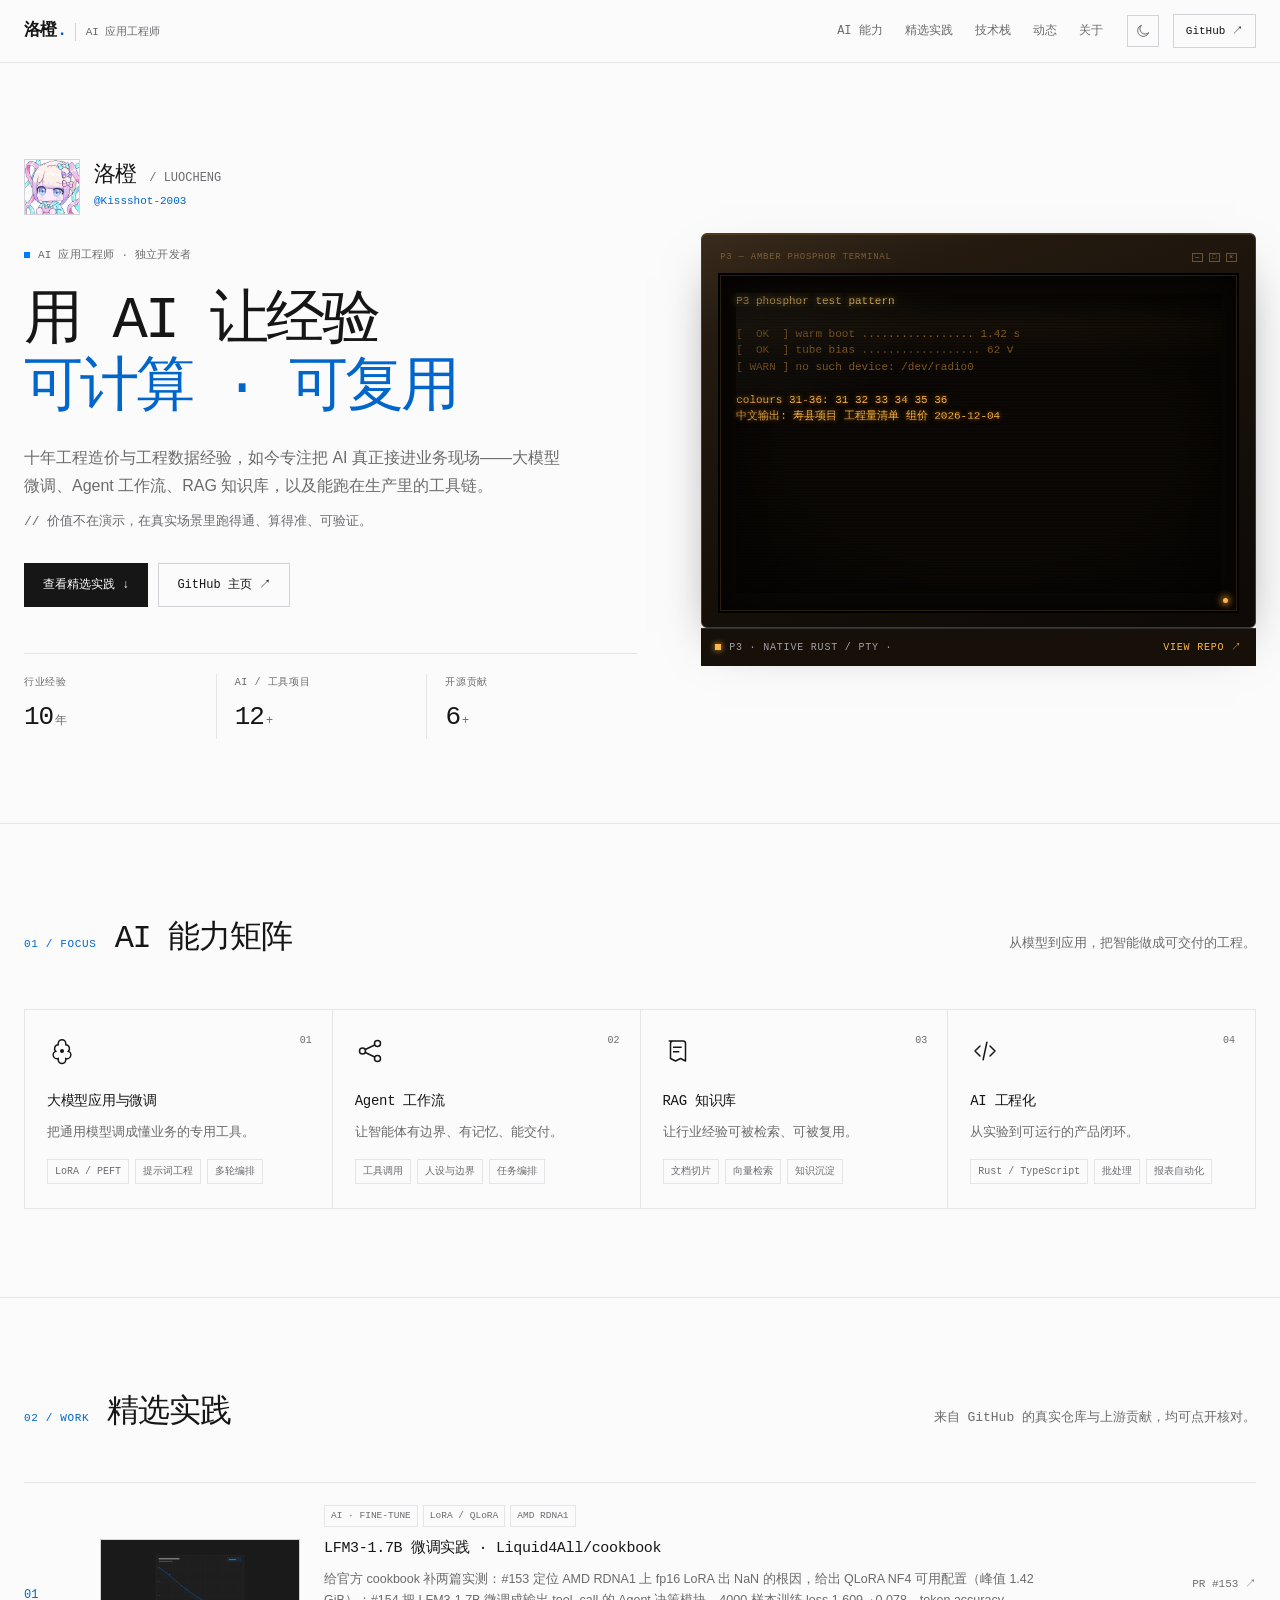
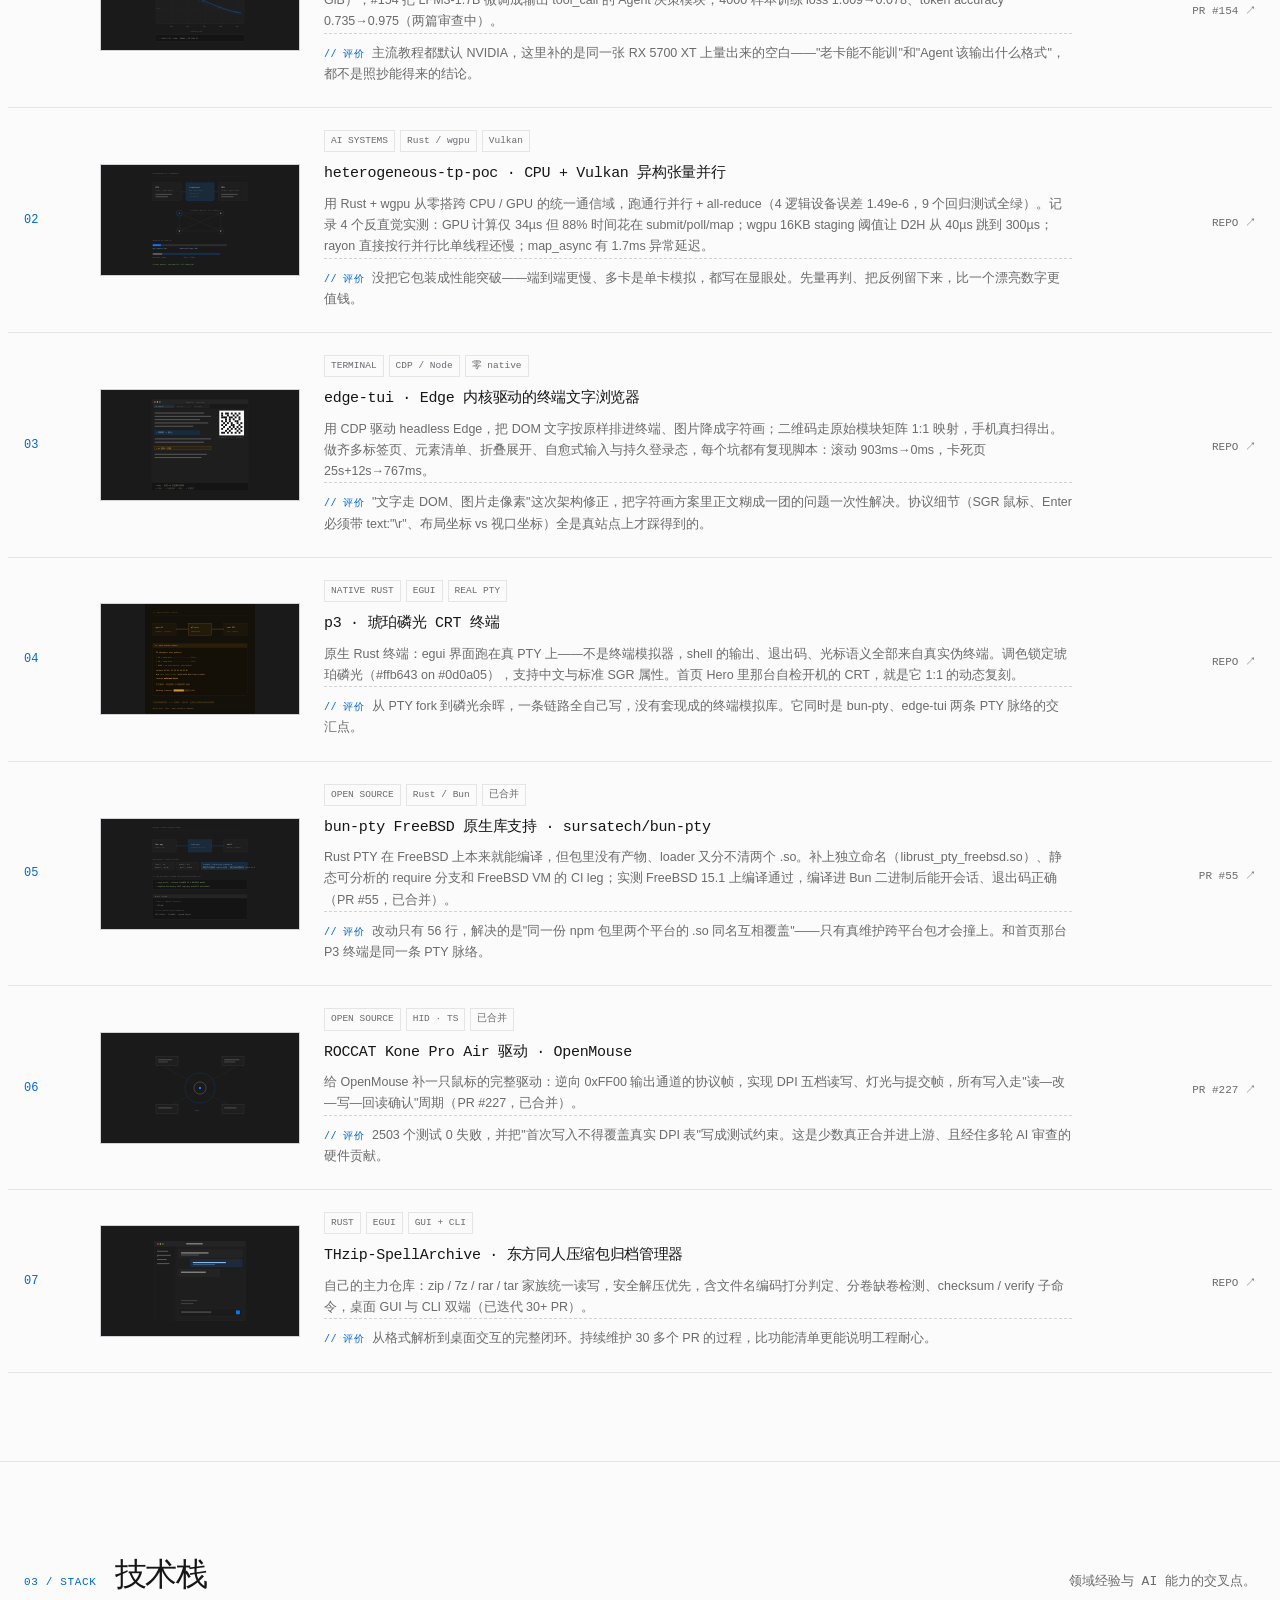
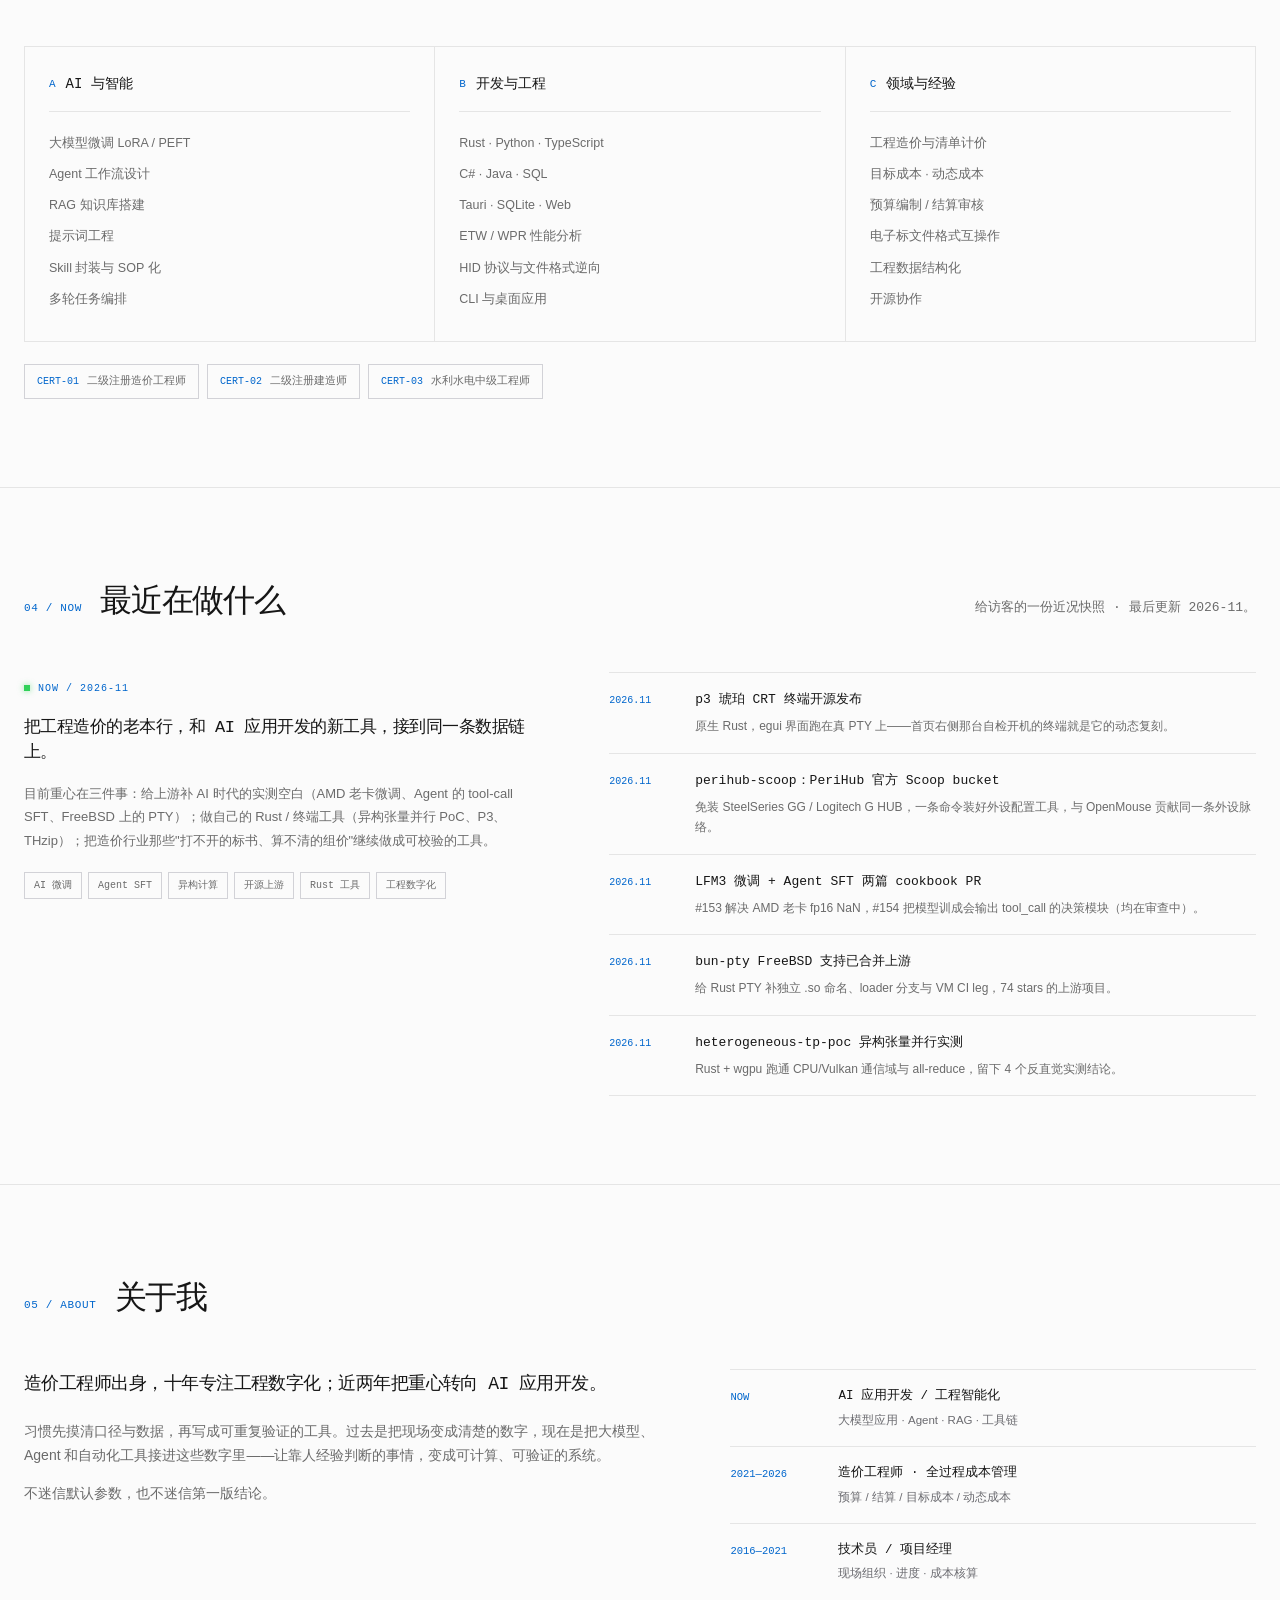
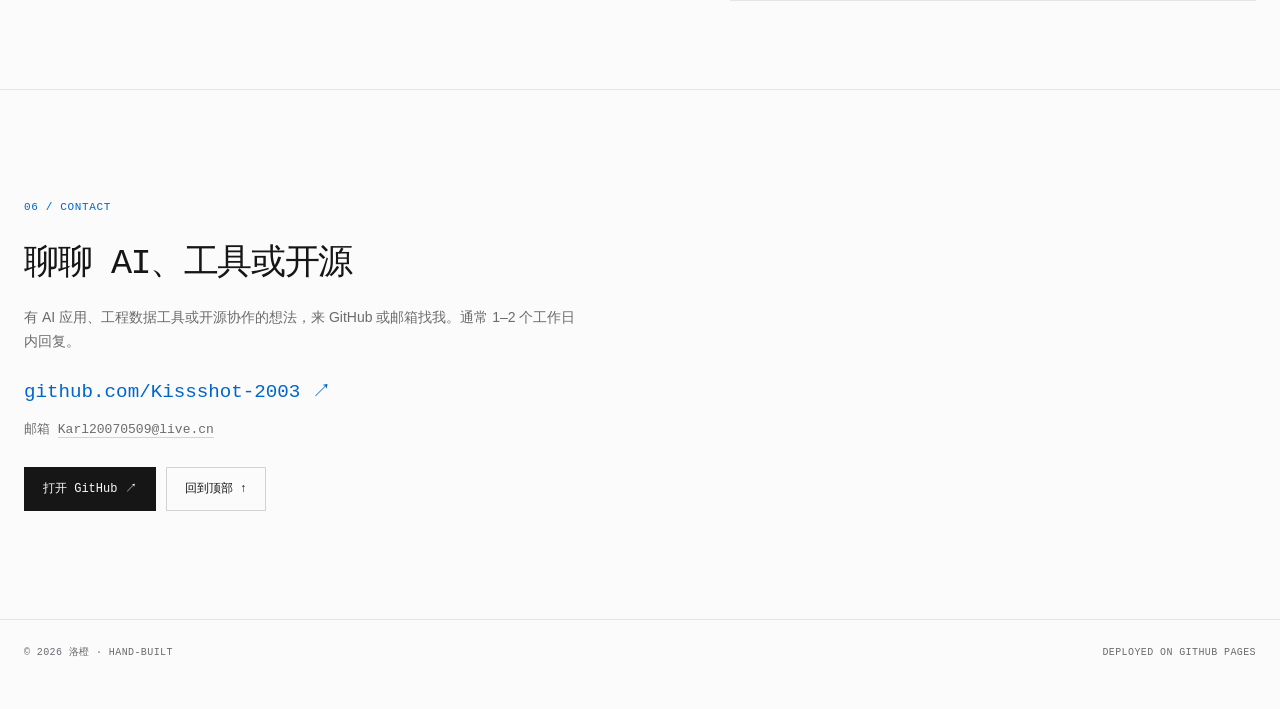
<file: index.html>
<!DOCTYPE html>
<html lang="zh-CN">
<head>
<meta charset="utf-8">
<meta name="viewport" content="width=device-width, initial-scale=1">
<title>洛橙 — AI 应用工程师 / 技术实践者</title>
<meta name="description" content="洛橙，工程造价领域出身的 AI 应用工程师。专注大模型应用、Agent 工作流、RAG 知识库与 AI 工程化，把智能真正接进业务现场。">
<meta name="author" content="洛橙">
<meta name="theme-color" content="#fbfbfb">
<meta name="color-scheme" content="light dark">
<link rel="canonical" href="https://kissshot-2003.github.io/">
<link rel="icon" href="assets/favicon.svg" type="image/svg+xml">
<link rel="stylesheet" href="assets/style.css">
<meta property="og:type" content="website">
<meta property="og:site_name" content="洛橙 · Portfolio">
<meta property="og:title" content="洛橙 — AI 应用工程师 / 技术实践者">
<meta property="og:description" content="十年工程数据经验，专注大模型微调、Agent 工作流、RAG 知识库与能跑在生产里的工具链。">
<meta property="og:url" content="https://kissshot-2003.github.io/">
<meta property="og:image" content="https://kissshot-2003.github.io/assets/og-cover.png">
<meta property="og:image:width" content="1200">
<meta property="og:image:height" content="630">
<meta property="og:image:alt" content="洛橙 · AI 应用工程师 — 用 AI 让经验可计算、可复用">
<meta property="og:locale" content="zh_CN">
<meta name="twitter:card" content="summary_large_image">
<meta name="twitter:title" content="洛橙 — AI 应用工程师 / 技术实践者">
<meta name="twitter:description" content="十年工程数据经验，专注大模型微调、Agent 工作流、RAG 知识库与能跑在生产里的工具链。">
<meta name="twitter:image" content="https://kissshot-2003.github.io/assets/og-cover.png">
<script>
  (function () {
    try { if (localStorage.getItem('lc-theme') === 'dark') document.documentElement.setAttribute('data-theme', 'dark'); } catch (e) {}
    document.documentElement.classList.add('js');
  })();
</script>
<noscript><style>.reveal{opacity:1!important;transform:none!important}</style></noscript>
<script type="application/ld+json">
{
  "@context": "https://schema.org",
  "@type": "Person",
  "name": "洛橙",
  "alternateName": "Kissshot-2003",
  "url": "https://kissshot-2003.github.io/",
  "email": "Karl20070509@live.cn",
  "jobTitle": "AI 应用工程师",
  "sameAs": ["https://github.com/Kissshot-2003"],
  "knowsAbout": ["大模型应用", "Agent 工作流", "RAG 知识库", "Rust", "工程造价数字化"]
}
</script>
</head>
<body>

<a class="skip-link" href="#main">跳到正文</a>

<header class="site-header" id="siteHeader">
  <div class="header-inner">
    <a class="logo" href="#top" aria-label="洛橙. AI 应用工程师 — 回到顶部">
      <span class="logo-mark">洛橙<span class="logo-dot">.</span></span>
      <span class="logo-role">AI 应用工程师</span>
    </a>
    <nav class="nav" aria-label="主导航">
      <a href="#focus">AI 能力</a>
      <a href="#projects">精选实践</a>
      <a href="#stack">技术栈</a>
      <a href="#now">动态</a>
      <a href="#about">关于</a>
    </nav>
    <div class="header-actions">
      <button class="icon-btn nav-toggle" id="navToggle" type="button" aria-label="打开目录" aria-expanded="false" aria-controls="mobileNav">
        <svg viewBox="0 0 24 24" width="16" height="16" aria-hidden="true"><path d="M4 7h16M4 12h16M4 17h16" fill="none" stroke="currentColor" stroke-width="1.5" stroke-linecap="round"/></svg>
      </button>
      <button class="icon-btn" id="themeBtn" type="button" aria-label="切换深浅色">
        <svg class="icon-moon" viewBox="0 0 24 24" width="16" height="16" aria-hidden="true"><path d="M20.5 14.3A8.5 8.5 0 1 1 9.7 3.5a6.6 6.6 0 0 0 10.8 10.8Z" fill="none" stroke="currentColor" stroke-width="1.5" stroke-linejoin="round"/></svg>
        <svg class="icon-sun" viewBox="0 0 24 24" width="16" height="16" aria-hidden="true"><circle cx="12" cy="12" r="4" fill="none" stroke="currentColor" stroke-width="1.5"/><path d="M12 2v2M12 20v2M4.9 4.9l1.4 1.4M17.7 17.7l1.4 1.4M2 12h2M20 12h2M4.9 19.1l1.4-1.4M17.7 6.3l1.4-1.4" stroke="currentColor" stroke-width="1.5" stroke-linecap="round"/></svg>
      </button>
      <a class="btn-sm" href="https://github.com/Kissshot-2003" target="_blank" rel="noopener">GitHub ↗</a>
    </div>
  </div>
  <nav class="mobile-nav" id="mobileNav" aria-label="移动端导航">
    <a href="#focus">01 / AI 能力</a>
    <a href="#projects">02 / 精选实践</a>
    <a href="#stack">03 / 技术栈</a>
    <a href="#now">04 / 最近动态</a>
    <a href="#about">05 / 关于我</a>
    <a href="#contact">06 / 联系</a>
  </nav>
  <div class="scroll-progress" id="scrollProgress" aria-hidden="true"></div>
</header>

<!-- ── 左侧固定名片（宽屏） ────────────────────── -->
<aside class="rail rail-left" aria-label="个人名片">
  <div class="rail-edge mono" aria-hidden="true">KISSSHOT-2003 · PORTFOLIO · 2026</div>
  <div class="rail-card">
    <div class="rail-card-head">
      <img class="rail-avatar" src="assets/avatar.png" alt="洛橙头像" width="48" height="48">
      <div>
        <div class="rail-name">洛橙</div>
        <div class="rail-role mono">AI 应用工程师</div>
      </div>
    </div>
    <div class="rail-divider"></div>
    <div class="rail-block">
      <div class="rail-label mono">CONTACT</div>
      <a class="rail-mail mono" href="mailto:Karl20070509@live.cn">Karl20070509@live.cn</a>
      <a class="rail-link mono" href="https://github.com/Kissshot-2003" target="_blank" rel="noopener">GitHub ↗</a>
    </div>
    <div class="rail-divider"></div>
    <div class="rail-block">
      <div class="rail-label mono">STATUS</div>
      <div class="rail-status"><span class="dot"></span>开放协作 · 接受联系</div>
      <div class="rail-meta mono">中国 · UTC+8</div>
    </div>
    <div class="rail-divider"></div>
    <div class="rail-block">
      <div class="rail-label mono">NOW</div>
      <div class="rail-now">AI 应用开发 / 工程智能化<br>大模型 · Agent · RAG · 工具链</div>
    </div>
  </div>
</aside>

<!-- ── 右侧固定目录（宽屏） ────────────────────── -->
<aside class="rail rail-right" aria-label="章节目录">
  <div class="rail-card toc-card">
    <div class="rail-label mono">INDEX / 06</div>
    <nav class="toc" id="toc" aria-label="页面章节">
      <a href="#focus"><span>01</span> AI 能力</a>
      <a href="#projects"><span>02</span> 精选实践</a>
      <a href="#stack"><span>03</span> 技术栈</a>
      <a href="#now"><span>04</span> 最近动态</a>
      <a href="#about"><span>05</span> 关于我</a>
      <a href="#contact"><span>06</span> 联系</a>
    </nav>
    <div class="rail-divider"></div>
    <div class="rail-meta mono">SCROLL TO EXPLORE ↓</div>
  </div>
  <div class="rail-edge mono" aria-hidden="true">EST. 2016 · HAND-BUILT</div>
</aside>

<main id="main">

  <!-- ── HERO ───────────────────────────────────────── -->
  <section class="hero" id="top">
    <div class="hero-inner">
      <div class="hero-copy">
        <div class="identity reveal">
          <img class="avatar" src="assets/avatar.png" alt="洛橙的 GitHub 头像" width="56" height="56">
          <div>
            <div class="identity-name">洛橙 <span class="en">/ LUOCHENG</span></div>
            <div class="identity-handle"><a href="https://github.com/Kissshot-2003" target="_blank" rel="noopener">@Kissshot-2003</a></div>
          </div>
        </div>
        <div class="badge mono reveal"><span class="badge-pulse"></span>AI 应用工程师 · 独立开发者</div>
        <h1 class="hero-title reveal">用 AI 让经验<br><span class="accent">可计算 · 可复用</span></h1>
        <p class="hero-lede reveal">十年工程造价与工程数据经验，如今专注把 AI 真正接进业务现场——大模型微调、Agent 工作流、RAG 知识库，以及能跑在生产里的工具链。</p>
        <p class="hero-sub reveal">// 价值不在演示，在真实场景里跑得通、算得准、可验证。</p>
        <div class="hero-actions reveal">
          <a class="btn btn-primary" href="#projects">查看精选实践 ↓</a>
          <a class="btn btn-ghost" href="https://github.com/Kissshot-2003" target="_blank" rel="noopener">GitHub 主页 ↗</a>
        </div>
        <dl class="hero-stats reveal">
          <div><dt>行业经验</dt><dd><span class="mono" data-count="10" data-since="2016">10</span><span class="unit">年</span></dd></div>
          <div><dt>AI / 工具项目</dt><dd><span class="mono" data-count="12">12</span><span class="unit">+</span></dd></div>
          <div><dt>开源贡献</dt><dd><span class="mono" data-count="6">6</span><span class="unit">+</span></dd></div>
        </dl>
      </div>
      <a class="hero-visual reveal" href="https://github.com/Kissshot-2003/p3" target="_blank" rel="noopener">
        <!-- P3 琥珀磷光 CRT 终端 · 动态复刻 -->
        <div class="p3-cabinet">
          <div class="p3-titlebar mono">
            <span class="p3-title">P3 — AMBER PHOSPHOR TERMINAL</span>
            <span class="p3-winbtns"><i>—</i><i>□</i><i>×</i></span>
          </div>
          <div class="p3-screen" id="p3Screen">
            <div class="p3-glass">
              <div class="p3-scanlines"></div>
              <div class="p3-drift"></div>
              <pre class="p3-text mono" id="p3Text" aria-hidden="true"></pre>
              <div class="p3-vignette"></div>
              <div class="p3-reflection"></div>
            </div>
            <div class="p3-lamp" aria-hidden="true"></div>
          </div>
        </div>
        <div class="visual-tag mono"><span class="tag-dot"></span>P3 · NATIVE RUST / PTY · <span class="p3-open">VIEW REPO ↗</span></div>
      </a>
    </div>
  </section>

  <!-- ── AI 能力 ───────────────────────────────────── -->
  <section class="section" id="focus">
    <div class="section-head reveal">
      <div class="section-kicker mono">01 / FOCUS</div>
      <h2 class="section-title">AI 能力矩阵</h2>
      <p class="section-desc">从模型到应用，把智能做成可交付的工程。</p>
    </div>
    <div class="cap-grid">
      <article class="cap-card reveal">
        <span class="cap-num mono">01</span>
        <div class="cap-icon"><svg viewBox="0 0 24 24" width="30" height="30" aria-hidden="true"><path d="M12 3a3 3 0 0 0-3 3v1a3 3 0 0 0-2 5.2A3 3 0 0 0 9 18v1a3 3 0 0 0 6 0v-1a3 3 0 0 0 2-5.8A3 3 0 0 0 15 7V6a3 3 0 0 0-3-3Z" fill="none" stroke="currentColor" stroke-width="1.2"/><circle cx="12" cy="12" r="1.6" fill="currentColor"/></svg></div>
        <h3>大模型应用与微调</h3>
        <p>把通用模型调成懂业务的专用工具。</p>
        <ul class="cap-tags"><li>LoRA / PEFT</li><li>提示词工程</li><li>多轮编排</li></ul>
      </article>
      <article class="cap-card reveal">
        <span class="cap-num mono">02</span>
        <div class="cap-icon"><svg viewBox="0 0 24 24" width="30" height="30" aria-hidden="true"><circle cx="6" cy="12" r="2.4" fill="none" stroke="currentColor" stroke-width="1.2"/><circle cx="18" cy="6" r="2.4" fill="none" stroke="currentColor" stroke-width="1.2"/><circle cx="18" cy="18" r="2.4" fill="none" stroke="currentColor" stroke-width="1.2"/><path d="M8.2 10.8 15.8 7.2M8.2 13.2l7.6 3.6" stroke="currentColor" stroke-width="1.2"/></svg></div>
        <h3>Agent 工作流</h3>
        <p>让智能体有边界、有记忆、能交付。</p>
        <ul class="cap-tags"><li>工具调用</li><li>人设与边界</li><li>任务编排</li></ul>
      </article>
      <article class="cap-card reveal">
        <span class="cap-num mono">03</span>
        <div class="cap-icon"><svg viewBox="0 0 24 24" width="30" height="30" aria-hidden="true"><path d="M5 4h11a2 2 0 0 1 2 2v14l-4-2-4 2-4-2V6a2 2 0 0 1 2-2Z" fill="none" stroke="currentColor" stroke-width="1.2" stroke-linejoin="round"/><path d="M8 9h7M8 12.5h5" stroke="currentColor" stroke-width="1.2"/></svg></div>
        <h3>RAG 知识库</h3>
        <p>让行业经验可被检索、可被复用。</p>
        <ul class="cap-tags"><li>文档切片</li><li>向量检索</li><li>知识沉淀</li></ul>
      </article>
      <article class="cap-card reveal">
        <span class="cap-num mono">04</span>
        <div class="cap-icon"><svg viewBox="0 0 24 24" width="30" height="30" aria-hidden="true"><path d="m8 8-4 4 4 4M16 8l4 4-4 4M13.5 5l-3 14" fill="none" stroke="currentColor" stroke-width="1.2" stroke-linecap="round" stroke-linejoin="round"/></svg></div>
        <h3>AI 工程化</h3>
        <p>从实验到可运行的产品闭环。</p>
        <ul class="cap-tags"><li>Rust / TypeScript</li><li>批处理</li><li>报表自动化</li></ul>
      </article>
    </div>
  </section>

  <!-- ── 精选实践 ─────────────────────────────────── -->
  <section class="section" id="projects">
    <div class="section-head reveal">
      <div class="section-kicker mono">02 / WORK</div>
      <h2 class="section-title">精选实践</h2>
      <p class="section-desc">来自 GitHub 的真实仓库与上游贡献，均可点开核对。</p>
    </div>
    <div class="project-list">
      <article class="project-card reveal">
        <span class="project-index mono">01</span>
        <div class="project-media"><img src="assets/project-finetune.svg" alt="LFM3 LoRA 微调训练曲线示意" loading="lazy" decoding="async" width="800" height="800"></div>
        <div class="project-content">
          <div class="project-tags mono"><span>AI · FINE-TUNE</span><span>LoRA / QLoRA</span><span>AMD RDNA1</span></div>
          <h3>LFM3-1.7B 微调实践 · Liquid4All/cookbook</h3>
          <p>给官方 cookbook 补两篇实测：#153 定位 AMD RDNA1 上 fp16 LoRA 出 NaN 的根因，给出 QLoRA NF4 可用配置（峰值 1.42 GiB）；#154 把 LFM3-1.7B 微调成输出 tool_call 的 Agent 决策模块，4000 样本训练 loss 1.609→0.078、token accuracy 0.735→0.975（两篇审查中）。</p>
          <p class="project-note"><b>// 评价</b>主流教程都默认 NVIDIA，这里补的是同一张 RX 5700 XT 上量出来的空白——"老卡能不能训"和"Agent 该输出什么格式"，都不是照抄能得来的结论。</p>
        </div>
        <div class="project-meta"><a class="project-link mono" href="https://github.com/Liquid4All/cookbook/pull/153" target="_blank" rel="noopener">PR #153 ↗</a><br><a class="project-link mono" href="https://github.com/Liquid4All/cookbook/pull/154" target="_blank" rel="noopener">PR #154 ↗</a></div>
      </article>
      <article class="project-card reveal">
        <span class="project-index mono">02</span>
        <div class="project-media"><img src="assets/project-heterogeneous.svg" alt="CPU 与 Vulkan GPU 异构张量并行示意" loading="lazy" decoding="async" width="800" height="800"></div>
        <div class="project-content">
          <div class="project-tags mono"><span>AI SYSTEMS</span><span>Rust / wgpu</span><span>Vulkan</span></div>
          <h3>heterogeneous-tp-poc · CPU + Vulkan 异构张量并行</h3>
          <p>用 Rust + wgpu 从零搭跨 CPU / GPU 的统一通信域，跑通行并行 + all-reduce（4 逻辑设备误差 1.49e-6，9 个回归测试全绿）。记录 4 个反直觉实测：GPU 计算仅 34µs 但 88% 时间花在 submit/poll/map；wgpu 16KB staging 阈值让 D2H 从 40µs 跳到 300µs；rayon 直接按行并行比单线程还慢；map_async 有 1.7ms 异常延迟。</p>
          <p class="project-note"><b>// 评价</b>没把它包装成性能突破——端到端更慢、多卡是单卡模拟，都写在显眼处。先量再判、把反例留下来，比一个漂亮数字更值钱。</p>
        </div>
        <div class="project-meta"><a class="project-link mono" href="https://github.com/Kissshot-2003/heterogeneous-tp-poc" target="_blank" rel="noopener">REPO ↗</a></div>
      </article>
      <article class="project-card reveal">
        <span class="project-index mono">03</span>
        <div class="project-media"><img src="assets/project-edge-tui.svg" alt="终端文字浏览器与二维码示意" loading="lazy" decoding="async" width="800" height="800"></div>
        <div class="project-content">
          <div class="project-tags mono"><span>TERMINAL</span><span>CDP / Node</span><span>零 native</span></div>
          <h3>edge-tui · Edge 内核驱动的终端文字浏览器</h3>
          <p>用 CDP 驱动 headless Edge，把 DOM 文字按原样排进终端、图片降成字符画；二维码走原始模块矩阵 1:1 映射，手机真扫得出。做齐多标签页、元素清单、折叠展开、自愈式输入与持久登录态，每个坑都有复现脚本：滚动 903ms→0ms，卡死页 25s+12s→767ms。</p>
          <p class="project-note"><b>// 评价</b>"文字走 DOM、图片走像素"这次架构修正，把字符画方案里正文糊成一团的问题一次性解决。协议细节（SGR 鼠标、Enter 必须带 text:"\r"、布局坐标 vs 视口坐标）全是真站点上才踩得到的。</p>
        </div>
        <div class="project-meta"><a class="project-link mono" href="https://github.com/Kissshot-2003/edge-tui" target="_blank" rel="noopener">REPO ↗</a></div>
      </article>
      <article class="project-card reveal">
        <span class="project-index mono">04</span>
        <div class="project-media"><img src="assets/project-p3.svg" alt="P3 琥珀磷光 CRT 终端示意" loading="lazy" decoding="async" width="800" height="800"></div>
        <div class="project-content">
          <div class="project-tags mono"><span>NATIVE RUST</span><span>EGUI</span><span>REAL PTY</span></div>
          <h3>p3 · 琥珀磷光 CRT 终端</h3>
          <p>原生 Rust 终端：egui 界面跑在真 PTY 上——不是终端模拟器，shell 的输出、退出码、光标语义全部来自真实伪终端。调色锁定琥珀磷光（#ffb643 on #0d0a05），支持中文与标准 SGR 属性。首页 Hero 里那台自检开机的 CRT，就是它 1:1 的动态复刻。</p>
          <p class="project-note"><b>// 评价</b>从 PTY fork 到磷光余晖，一条链路全自己写，没有套现成的终端模拟库。它同时是 bun-pty、edge-tui 两条 PTY 脉络的交汇点。</p>
        </div>
        <div class="project-meta"><a class="project-link mono" href="https://github.com/Kissshot-2003/p3" target="_blank" rel="noopener">REPO ↗</a></div>
      </article>
      <article class="project-card reveal">
        <span class="project-index mono">05</span>
        <div class="project-media"><img src="assets/project-pty.svg" alt="PTY 与 FreeBSD 构建分支示意" loading="lazy" decoding="async" width="800" height="800"></div>
        <div class="project-content">
          <div class="project-tags mono"><span>OPEN SOURCE</span><span>Rust / Bun</span><span>已合并</span></div>
          <h3>bun-pty FreeBSD 原生库支持 · sursatech/bun-pty</h3>
          <p>Rust PTY 在 FreeBSD 上本来就能编译，但包里没有产物、loader 又分不清两个 .so。补上独立命名（librust_pty_freebsd.so）、静态可分析的 require 分支和 FreeBSD VM 的 CI leg；实测 FreeBSD 15.1 上编译通过，编译进 Bun 二进制后能开会话、退出码正确（PR #55，已合并）。</p>
          <p class="project-note"><b>// 评价</b>改动只有 56 行，解决的是"同一份 npm 包里两个平台的 .so 同名互相覆盖"——只有真维护跨平台包才会撞上。和首页那台 P3 终端是同一条 PTY 脉络。</p>
        </div>
        <div class="project-meta"><a class="project-link mono" href="https://github.com/sursatech/bun-pty/pull/55" target="_blank" rel="noopener">PR #55 ↗</a></div>
      </article>
      <article class="project-card reveal">
        <span class="project-index mono">06</span>
        <div class="project-media"><img src="assets/project-agent.svg" alt="设备驱动与协议帧示意" loading="lazy" decoding="async" width="800" height="800"></div>
        <div class="project-content">
          <div class="project-tags mono"><span>OPEN SOURCE</span><span>HID · TS</span><span>已合并</span></div>
          <h3>ROCCAT Kone Pro Air 驱动 · OpenMouse</h3>
          <p>给 OpenMouse 补一只鼠标的完整驱动：逆向 0xFF00 输出通道的协议帧，实现 DPI 五档读写、灯光与提交帧，所有写入走"读—改—写—回读确认"周期（PR #227，已合并）。</p>
          <p class="project-note"><b>// 评价</b>2503 个测试 0 失败，并把"首次写入不得覆盖真实 DPI 表"写成测试约束。这是少数真正合并进上游、且经住多轮 AI 审查的硬件贡献。</p>
        </div>
        <div class="project-meta"><a class="project-link mono" href="https://github.com/OpenMouse-Project/mouse-protocol/pull/227" target="_blank" rel="noopener">PR #227 ↗</a></div>
      </article>
      <article class="project-card reveal">
        <span class="project-index mono">07</span>
        <div class="project-media"><img src="assets/project-ai-workspace.svg" alt="桌面应用界面示意" loading="lazy" decoding="async" width="800" height="800"></div>
        <div class="project-content">
          <div class="project-tags mono"><span>RUST</span><span>EGUI</span><span>GUI + CLI</span></div>
          <h3>THzip-SpellArchive · 东方同人压缩包归档管理器</h3>
          <p>自己的主力仓库：zip / 7z / rar / tar 家族统一读写，安全解压优先，含文件名编码打分判定、分卷缺卷检测、checksum / verify 子命令，桌面 GUI 与 CLI 双端（已迭代 30+ PR）。</p>
          <p class="project-note"><b>// 评价</b>从格式解析到桌面交互的完整闭环。持续维护 30 多个 PR 的过程，比功能清单更能说明工程耐心。</p>
        </div>
        <div class="project-meta"><a class="project-link mono" href="https://github.com/Kissshot-2003/THzip-SpellArchive" target="_blank" rel="noopener">REPO ↗</a></div>
      </article>
    </div>
  </section>

  <!-- ── 技术栈 ───────────────────────────────────── -->
  <section class="section" id="stack">
    <div class="section-head reveal">
      <div class="section-kicker mono">03 / STACK</div>
      <h2 class="section-title">技术栈</h2>
      <p class="section-desc">领域经验与 AI 能力的交叉点。</p>
    </div>
    <div class="stack-grid">
      <article class="stack-col reveal">
        <div class="stack-head"><span class="stack-letter mono">A</span><h3>AI 与智能</h3></div>
        <ul><li>大模型微调 LoRA / PEFT</li><li>Agent 工作流设计</li><li>RAG 知识库搭建</li><li>提示词工程</li><li>Skill 封装与 SOP 化</li><li>多轮任务编排</li></ul>
      </article>
      <article class="stack-col reveal">
        <div class="stack-head"><span class="stack-letter mono">B</span><h3>开发与工程</h3></div>
        <ul><li>Rust · Python · TypeScript</li><li>C# · Java · SQL</li><li>Tauri · SQLite · Web</li><li>ETW / WPR 性能分析</li><li>HID 协议与文件格式逆向</li><li>CLI 与桌面应用</li></ul>
      </article>
      <article class="stack-col reveal">
        <div class="stack-head"><span class="stack-letter mono">C</span><h3>领域与经验</h3></div>
        <ul><li>工程造价与清单计价</li><li>目标成本 · 动态成本</li><li>预算编制 / 结算审核</li><li>电子标文件格式互操作</li><li>工程数据结构化</li><li>开源协作</li></ul>
      </article>
    </div>
    <ul class="cert-row reveal">
      <li><span class="mono">CERT-01</span>二级注册造价工程师</li>
      <li><span class="mono">CERT-02</span>二级注册建造师</li>
      <li><span class="mono">CERT-03</span>水利水电中级工程师</li>
    </ul>
  </section>

  <!-- ── 最近在做什么 ─────────────────────────────── -->
  <section class="section" id="now">
    <div class="section-head reveal">
      <div class="section-kicker mono">04 / NOW</div>
      <h2 class="section-title">最近在做什么</h2>
      <p class="section-desc">给访客的一份近况快照 · 最后更新 2026-11。</p>
    </div>
    <div class="now-grid">
      <div class="now-main reveal">
        <div class="now-live mono"><span class="live-dot"></span>NOW / 2026-11</div>
        <p class="now-lead">把工程造价的老本行，和 AI 应用开发的新工具，接到同一条数据链上。</p>
        <p>目前重心在三件事：给上游补 AI 时代的实测空白（AMD 老卡微调、Agent 的 tool-call SFT、FreeBSD 上的 PTY）；做自己的 Rust / 终端工具（异构张量并行 PoC、P3、THzip）；把造价行业那些"打不开的标书、算不清的组价"继续做成可校验的工具。</p>
        <div class="now-tags mono"><span>AI 微调</span><span>Agent SFT</span><span>异构计算</span><span>开源上游</span><span>Rust 工具</span><span>工程数字化</span></div>
      </div>
      <ol class="now-list">
        <li class="reveal">
          <span class="now-date mono">2026.11</span>
          <div class="now-item">
            <strong>p3 琥珀 CRT 终端开源发布</strong>
            <p>原生 Rust，egui 界面跑在真 PTY 上——首页右侧那台自检开机的终端就是它的动态复刻。</p>
          </div>
        </li>
        <li class="reveal">
          <span class="now-date mono">2026.11</span>
          <div class="now-item">
            <strong>perihub-scoop：PeriHub 官方 Scoop bucket</strong>
            <p>免装 SteelSeries GG / Logitech G HUB，一条命令装好外设配置工具，与 OpenMouse 贡献同一条外设脉络。</p>
          </div>
        </li>
        <li class="reveal">
          <span class="now-date mono">2026.11</span>
          <div class="now-item">
            <strong>LFM3 微调 + Agent SFT 两篇 cookbook PR</strong>
            <p>#153 解决 AMD 老卡 fp16 NaN，#154 把模型训成会输出 tool_call 的决策模块（均在审查中）。</p>
          </div>
        </li>
        <li class="reveal">
          <span class="now-date mono">2026.11</span>
          <div class="now-item">
            <strong>bun-pty FreeBSD 支持已合并上游</strong>
            <p>给 Rust PTY 补独立 .so 命名、loader 分支与 VM CI leg，74 stars 的上游项目。</p>
          </div>
        </li>
        <li class="reveal">
          <span class="now-date mono">2026.11</span>
          <div class="now-item">
            <strong>heterogeneous-tp-poc 异构张量并行实测</strong>
            <p>Rust + wgpu 跑通 CPU/Vulkan 通信域与 all-reduce，留下 4 个反直觉实测结论。</p>
          </div>
        </li>
      </ol>
    </div>
  </section>

  <!-- ── 关于 ─────────────────────────────────────── -->
  <section class="section" id="about">
    <div class="section-head reveal">
      <div class="section-kicker mono">05 / ABOUT</div>
      <h2 class="section-title">关于我</h2>
    </div>
    <div class="about-grid">
      <div class="about-copy reveal">
        <p class="about-lead">造价工程师出身，十年专注工程数字化；近两年把重心转向 AI 应用开发。</p>
        <p>习惯先摸清口径与数据，再写成可重复验证的工具。过去是把现场变成清楚的数字，现在是把大模型、Agent 和自动化工具接进这些数字里——让靠人经验判断的事情，变成可计算、可验证的系统。</p>
        <p>不迷信默认参数，也不迷信第一版结论。</p>
      </div>
      <ol class="mini-timeline reveal">
        <li><span class="mono">NOW</span><div><strong>AI 应用开发 / 工程智能化</strong><small>大模型应用 · Agent · RAG · 工具链</small></div></li>
        <li><span class="mono">2021—2026</span><div><strong>造价工程师 · 全过程成本管理</strong><small>预算 / 结算 / 目标成本 / 动态成本</small></div></li>
        <li><span class="mono">2016—2021</span><div><strong>技术员 / 项目经理</strong><small>现场组织 · 进度 · 成本核算</small></div></li>
      </ol>
    </div>
  </section>

  <!-- ── 联系 ─────────────────────────────────────── -->
  <section class="section contact" id="contact">
    <div class="contact-card reveal">
      <div class="section-kicker mono">06 / CONTACT</div>
      <h2>聊聊 AI、工具或开源</h2>
      <p>有 AI 应用、工程数据工具或开源协作的想法，来 GitHub 或邮箱找我。通常 1–2 个工作日内回复。</p>
      <a class="contact-link mono" href="https://github.com/Kissshot-2003" target="_blank" rel="noopener">github.com/Kissshot-2003 ↗</a>
      <span class="contact-email">邮箱 <a href="mailto:Karl20070509@live.cn">Karl20070509@live.cn</a></span>
      <div class="contact-actions">
        <a class="btn btn-primary" href="https://github.com/Kissshot-2003" target="_blank" rel="noopener">打开 GitHub ↗</a>
        <a class="btn btn-ghost" href="#top">回到顶部 ↑</a>
      </div>
    </div>
  </section>
</main>

<footer class="footer">
  <span class="mono">© <span id="year">2026</span> 洛橙 · HAND-BUILT</span>
  <span class="mono">DEPLOYED ON GITHUB PAGES</span>
</footer>

<script src="assets/app.js" defer></script>
</body>
</html>
</file>
<file: assets/style.css>
﻿/* ============================================================
   洛橙 · 个人主页 — OpenCode 风格
   浅色 / 等宽主导 / 细线 / 零圆角
   ============================================================ */

:root {
  --bg: #fbfbfb;
  --bg-elev: #ffffff;
  --text: #161616;
  --text-2: #6b6b6b;
  --text-3: #6b6b70;
  --line: #e5e5e5;
  --line-2: #d2d2d7;
  --accent: #007aff;
  --accent-text: #0066cc;
  --ink: #1a1a1a;
  --mono: "SFMono-Regular", Consolas, "Liberation Mono", Menlo, "Courier New", monospace;
  --sans: Inter, -apple-system, BlinkMacSystemFont, "Segoe UI", "PingFang SC", "Microsoft YaHei", sans-serif;
  --max: 1380px;
  color-scheme: light;
}

[data-theme="dark"] {
  --bg: #111113;
  --bg-elev: #18181b;
  --text: #f5f5f5;
  --text-2: #a1a1a6;
  --text-3: #8e8e93;
  --line: #2a2a2e;
  --line-2: #3a3a3f;
  --accent: #0a84ff;
  --accent-text: #0a84ff;
  --ink: #000000;
  color-scheme: dark;
}

* { box-sizing: border-box; }
html { scroll-behavior: smooth; scroll-padding-top: 76px; }
body {
  margin: 0;
  background: var(--bg);
  color: var(--text);
  font-family: var(--sans);
  font-size: 16px;
  line-height: 1.7;
  -webkit-font-smoothing: antialiased;
}
.mono { font-family: var(--mono); }
a { color: inherit; text-decoration: none; }
img { display: block; max-width: 100%; }
::selection { background: var(--accent); color: #fff; }

.skip-link { position: absolute; left: -9999px; top: 8px; z-index: 100; background: var(--text); color: var(--bg); padding: 8px 14px; }
.skip-link:focus { left: 12px; }

/* ── 宽屏左右固定栏 ──────────────────────────────── */
.rail { position: fixed; top: 50%; transform: translateY(-50%); z-index: 40; width: 210px; display: none; }
.rail-card { border: 1px solid var(--line); background: var(--bg-elev); padding: 18px 16px; }
.rail-edge {
  position: absolute; top: 50%; font-size: 10px; letter-spacing: .22em; color: var(--text-3);
  writing-mode: vertical-rl; white-space: nowrap;
}
.rail-left { left: max(20px, calc(50% - 900px)); }
.rail-left .rail-edge { left: -22px; transform: translateY(-50%) rotate(180deg); }
.rail-right { right: max(20px, calc(50% - 900px)); }
.rail-right .rail-edge { right: -22px; transform: translateY(-50%); }
.rail-card-head { display: flex; align-items: center; gap: 11px; }
.rail-avatar { width: 42px; height: 42px; object-fit: cover; border: 1px solid var(--line-2); }
.rail-name { font-family: var(--mono); font-size: 16px; font-weight: 600; letter-spacing: -.03em; }
.rail-role { font-size: 10px; color: var(--text-3); margin-top: 2px; }
.rail-divider { height: 1px; background: var(--line); margin: 14px 0; }
.rail-label { font-size: 9px; letter-spacing: .12em; color: var(--accent-text); margin-bottom: 8px; }
.rail-mail { display: block; font-size: 10px; color: var(--text-2); word-break: break-all; }
.rail-mail:hover { color: var(--accent-text); }
.rail-link { display: inline-block; font-size: 10px; color: var(--text-2); margin-top: 8px; }
.rail-link:hover { color: var(--accent-text); }
.rail-status { font-size: 11px; color: var(--text); display: flex; align-items: center; gap: 7px; }
.rail-status .dot { width: 6px; height: 6px; background: #30d158; box-shadow: 0 0 6px rgba(48,209,88,.6); }
.rail-meta { font-size: 10px; color: var(--text-3); margin-top: 7px; }
.rail-now { font-size: 10.5px; color: var(--text-2); line-height: 1.7; }
.toc { display: flex; flex-direction: column; }
.toc a {
  display: flex; align-items: center; gap: 10px; font-family: var(--mono); font-size: 11px;
  color: var(--text-2); padding: 7px 8px; margin-left: -8px; border-left: 2px solid transparent; transition: .15s;
}
.toc a span { color: var(--text-3); font-size: 9px; }
.toc a { transition: color .15s, padding-left .2s, background .2s; }
.toc a:hover { color: var(--text); }
.toc a.active { color: var(--accent-text); border-left-color: var(--accent-text); background: color-mix(in srgb, var(--accent) 10%, transparent); padding-left: 4px; }
.toc a.active span { color: var(--accent-text); }

/* ── 最近在做什么 ────────────────────────────────── */
.now-grid { display: grid; grid-template-columns: .9fr 1.1fr; gap: 56px; }
.now-live { display: inline-flex; align-items: center; gap: 8px; font-size: 10px; letter-spacing: .1em; color: var(--accent-text); margin-bottom: 18px; }
.live-dot { width: 6px; height: 6px; background: #30d158; box-shadow: 0 0 6px rgba(48,209,88,.6); animation: livepulse 2s infinite; }
@keyframes livepulse { 50% { opacity: .4; } }
.now-lead { font-family: var(--mono); font-size: 17px; font-weight: 400; letter-spacing: -.03em; line-height: 1.5; margin: 0 0 16px; }
.now-main > p:not(.now-lead) { color: var(--text-2); font-size: 13px; line-height: 1.8; margin: 0 0 20px; }
.now-tags { display: flex; flex-wrap: wrap; gap: 6px; }
.now-tags span { font-size: 10px; color: var(--text-2); border: 1px solid var(--line-2); padding: 4px 9px; }
.now-list { list-style: none; padding: 0; margin: 0; border-top: 1px solid var(--line); }
.now-list li { display: grid; grid-template-columns: 68px 1fr; gap: 18px; padding: 16px 0; border-bottom: 1px solid var(--line); }
.now-date { font-size: 10px; color: var(--accent-text); padding-top: 3px; }
.now-item strong { display: block; font-family: var(--mono); font-size: 13px; font-weight: 500; margin-bottom: 5px; }
.now-item p { color: var(--text-2); font-size: 12px; line-height: 1.7; margin: 0; }

/* ── 顶栏 ─────────────────────────────────────────── */
.site-header {
  position: sticky; top: 0; z-index: 50;
  background: var(--bg);
  border-bottom: 1px solid var(--line);
}
.header-inner {
  max-width: var(--max); margin: 0 auto; height: 62px; padding: 0 24px;
  display: flex; align-items: center; gap: 24px;
}
.logo { display: flex; align-items: baseline; gap: 8px; font-family: var(--mono); }
.logo-mark { font-weight: 700; font-size: 17px; letter-spacing: -.03em; }
.logo-dot { color: var(--accent-text); }
.logo-role { font-size: 11px; color: var(--text-3); border-left: 1px solid var(--line-2); padding-left: 10px; }
.nav { display: flex; gap: 22px; margin-left: auto; }
.nav a { font-family: var(--mono); font-size: 12px; color: var(--text-2); transition: color .15s; }
.nav a:hover { color: var(--text); }
.header-actions { display: flex; align-items: center; gap: 14px; }
.icon-btn {
  width: 32px; height: 32px; border: 1px solid var(--line-2); background: transparent;
  color: var(--text-2); cursor: pointer; display: grid; place-items: center; transition: .15s;
}
.icon-btn:hover { color: var(--text); border-color: var(--text-3); }
.icon-sun { display: none; }
[data-theme="dark"] .icon-moon { display: none; }
[data-theme="dark"] .icon-sun { display: block; }
.btn-sm {
  font-family: var(--mono); font-size: 11px; padding: 7px 12px;
  border: 1px solid var(--line-2); background: transparent; color: var(--text); transition: .15s;
}
.btn-sm:hover { background: var(--text); color: var(--bg); border-color: var(--text); }
.scroll-progress { position: absolute; left: 0; bottom: -1px; height: 1px; width: 0; background: var(--accent); }

/* 移动端目录（宽屏隐藏，≤680px 启用） */
.nav-toggle { display: none; }
.mobile-nav {
  display: none;
  position: absolute; top: 100%; left: 0; right: 0; z-index: 49;
  background: var(--bg-elev); border-bottom: 1px solid var(--line);
  padding: 6px 24px 14px;
}
.mobile-nav.is-open { display: flex; flex-direction: column; }
.mobile-nav a {
  font-family: var(--mono); font-size: 12px; color: var(--text-2);
  padding: 10px 0; border-bottom: 1px solid var(--line);
}
.mobile-nav a:last-child { border-bottom: 0; }
.mobile-nav a:hover, .mobile-nav a.active { color: var(--accent-text); }

/* ── HERO ─────────────────────────────────────────── */
.hero { max-width: var(--max); margin: 0 auto; padding: 96px 24px 84px; }
.hero-inner { display: grid; grid-template-columns: 1.05fr .95fr; gap: 64px; align-items: center; }
.badge {
  display: inline-flex; align-items: center; gap: 8px; font-family: var(--mono);
  font-size: 11px; color: var(--text-2); letter-spacing: .02em;
}
.badge-pulse { width: 6px; height: 6px; background: var(--accent); }

/* 身份：头像 + 名字 */
.identity { display: flex; align-items: center; gap: 14px; margin-bottom: 24px; }
.avatar {
  width: 56px; height: 56px; object-fit: cover; border: 1px solid var(--line-2);
}
.identity-name { font-family: var(--mono); font-size: 22px; font-weight: 500; letter-spacing: -.03em; line-height: 1.2; }
.identity-name .en { color: var(--text-3); font-size: 12px; font-weight: 400; letter-spacing: 0; }
.identity-handle { font-family: var(--mono); font-size: 11px; color: var(--text-2); margin-top: 3px; }
.identity-handle a { color: var(--accent-text); }
.hero-title {
  font-family: var(--mono); font-size: clamp(2.4rem, 4.6vw, 4rem); line-height: 1.14;
  font-weight: 400; letter-spacing: -.05em; margin: 22px 0 22px;
}
.hero-title .accent { color: var(--accent-text); }
.hero-lede { max-width: 540px; font-size: 16px; color: var(--text-2); margin: 0 0 12px; }
.hero-sub { max-width: 520px; font-size: 13px; color: var(--text-3); margin: 0 0 30px; font-family: var(--mono); }
.hero-actions { display: flex; gap: 10px; flex-wrap: wrap; margin-bottom: 46px; }
.btn {
  display: inline-flex; align-items: center; justify-content: center; gap: 8px;
  font-family: var(--mono); font-size: 12px; padding: 11px 18px;
  border: 1px solid var(--text); transition: .15s; cursor: pointer;
}
.btn-primary { background: var(--text); color: var(--bg); }
.btn-primary:hover { background: var(--accent); border-color: var(--accent-text); color: #fff; }
.btn-ghost { background: transparent; color: var(--text); border-color: var(--line-2); }
.btn-ghost:hover { border-color: var(--text); }
.hero-stats { display: flex; margin: 0; border-top: 1px solid var(--line); padding-top: 20px; }
.hero-stats > div { flex: 1; border-right: 1px solid var(--line); padding: 0 18px; }
.hero-stats > div:first-child { padding-left: 0; }
.hero-stats > div:last-child { border-right: 0; }
.hero-stats dt { font-family: var(--mono); font-size: 10px; color: var(--text-3); letter-spacing: .06em; margin-bottom: 4px; }
.hero-stats dd { margin: 0; }
.hero-stats dd .mono { font-size: 26px; font-weight: 500; letter-spacing: -.04em; }
.hero-stats dd .unit { font-size: 12px; color: var(--text-3); margin-left: 2px; }

/* ── P3 琥珀 CRT 终端（动态）───────────────────── */
.hero-visual { display: block; }
.p3-cabinet {
  background: linear-gradient(160deg, #3a2c1d 0%, #241a10 18%, #161009 60%, #0d0906 100%);
  border: 1px solid #4a3826; border-radius: 6px; padding: 16px 16px 14px;
  box-shadow: 0 24px 50px -20px rgba(0,0,0,.55), inset 0 1px 0 rgba(255,190,90,.12);
}
.p3-titlebar {
  display: flex; align-items: center; justify-content: space-between;
  padding: 0 2px 8px; color: #8a6a3a; font-size: 9px; letter-spacing: .08em;
}
.p3-title { opacity: .85; }
.p3-winbtns { display: flex; gap: 6px; }
.p3-winbtns i {
  width: 11px; height: 9px; border: 1px solid #6b5230; display: grid; place-items: center;
  font-style: normal; font-size: 7px; line-height: 1; color: #a98445;
}
.p3-screen {
  position: relative; background: #0b0805; border: 2px solid #000;
  box-shadow: inset 0 0 0 1px #2a1e0f, inset 0 0 40px rgba(0,0,0,.9);
  padding: 18px 16px; overflow: hidden;
}
.p3-glass { position: relative; z-index: 2; }
.p3-text {
  margin: 0; color: #ffb643; font-family: var(--mono); font-size: 11px; line-height: 1.5;
  text-shadow: 0 0 4px rgba(255,170,40,.55), 0 0 10px rgba(255,140,20,.25);
  min-height: 300px; white-space: pre-wrap; word-break: break-all;
}
.p3-text .dim { color: #8a5c1f; text-shadow: none; }
.p3-text .hi { color: #ffd27a; text-shadow: 0 0 6px rgba(255,190,60,.8); }
.p3-text .inv { background: #ffb643; color: #0b0805; text-shadow: none; padding: 0 2px; }
.p3-caret { display: inline-block; width: 7px; height: 12px; background: #ffb643;
  box-shadow: 0 0 6px #ffb643; vertical-align: -2px; animation: p3blink 1.05s steps(1) infinite; }
@keyframes p3blink { 50% { opacity: 0; } }
.p3-scanlines {
  position: absolute; inset: 0; z-index: 5; pointer-events: none;
  background: repeating-linear-gradient(0deg, rgba(0,0,0,.28) 0px, rgba(0,0,0,.28) 1px, transparent 1px, transparent 3px);
}
.p3-drift {
  position: absolute; left: 0; right: 0; height: 22%; z-index: 4; pointer-events: none;
  background: linear-gradient(180deg, transparent, rgba(255,180,60,.045), transparent);
  animation: p3drift 7s linear infinite;
}
@keyframes p3drift { from { top: -25%; } to { top: 105%; } }
.p3-vignette {
  position: absolute; inset: 0; z-index: 6; pointer-events: none;
  background: radial-gradient(ellipse at center, transparent 55%, rgba(0,0,0,.5) 100%);
}
.p3-reflection {
  position: absolute; top: 0; left: 0; width: 55%; height: 40%; z-index: 6; pointer-events: none;
  background: linear-gradient(135deg, rgba(255,235,200,.05), transparent 60%);
}
.p3-lamp {
  position: absolute; right: 9px; bottom: 8px; z-index: 7;
  width: 5px; height: 5px; border-radius: 50%; background: #ffb643;
  box-shadow: 0 0 7px 2px rgba(255,170,40,.7);
  animation: p3lamp 3.4s ease-in-out infinite;
}
@keyframes p3lamp { 50% { opacity: .35; box-shadow: 0 0 3px 1px rgba(255,170,40,.35); } }
/* 开机：一条亮线展开 */
.p3-screen::after {
  content: ''; position: absolute; left: 16px; right: 16px; top: 50%; height: 2px; z-index: 8;
  background: #ffcf7a; box-shadow: 0 0 14px 4px rgba(255,180,60,.8);
  transform: scaleY(1); transform-origin: center;
  animation: p3power .9s ease-out forwards; pointer-events: none;
}
@keyframes p3power {
  0% { top: 50%; height: 2px; opacity: 1; }
  60% { top: 18px; height: 90%; opacity: .5; }
  100% { top: 18px; height: 90%; opacity: 0; }
}
.visual-tag {
  font-family: var(--mono); font-size: 10px; letter-spacing: .08em;
  color: #a1a1a6; padding: 10px 14px; border-top: 1px solid #2e2e2e; background: #161009;
  display: flex; align-items: center; gap: 8px; flex-wrap: wrap;
}
.tag-dot { width: 6px; height: 6px; background: #ffb643; box-shadow: 0 0 6px #ffb643; }
.p3-open { color: #ffb643; margin-left: auto; }
.hero-visual:hover .p3-open { text-decoration: underline; }

/* ── 通用 section ─────────────────────────────────── */
.section { max-width: var(--max); margin: 0 auto; padding: 88px 24px; border-top: 1px solid var(--line); }
.section-head { display: flex; align-items: baseline; gap: 18px; margin-bottom: 42px; }
.section-kicker { font-family: var(--mono); font-size: 11px; color: var(--accent-text); letter-spacing: .06em; white-space: nowrap; }
.section-title { font-family: var(--mono); font-size: clamp(1.4rem, 2.6vw, 2rem); font-weight: 400; letter-spacing: -.04em; margin: 0; }
.section-desc { color: var(--text-2); font-size: 13px; margin: 0 0 0 auto; font-family: var(--mono); }

/* ── 能力 ─────────────────────────────────────────── */
.cap-grid { display: grid; grid-template-columns: repeat(4, 1fr); border-top: 1px solid var(--line); border-left: 1px solid var(--line); }
.cap-card { position: relative; padding: 26px 22px 24px; border-right: 1px solid var(--line); border-bottom: 1px solid var(--line); transition: background .2s, box-shadow .2s; }
.cap-card:hover { background: var(--bg-elev); box-shadow: inset 0 2px 0 var(--accent); }
.cap-num { position: absolute; top: 22px; right: 20px; font-family: var(--mono); font-size: 10px; color: var(--text-3); transition: color .2s; }
.cap-icon { width: 34px; height: 34px; margin-bottom: 20px; color: var(--text); transition: color .2s, transform .2s; }
.cap-card:hover .cap-num { color: var(--accent-text); }
.cap-card:hover .cap-icon { color: var(--accent-text); transform: translateY(-2px); }
.cap-card h3 { font-family: var(--mono); font-size: 14px; font-weight: 500; margin: 0 0 8px; letter-spacing: -.02em; }
.cap-card p { font-size: 12.5px; color: var(--text-2); margin: 0 0 16px; line-height: 1.7; }
.cap-tags { list-style: none; padding: 0; margin: 0; display: flex; flex-wrap: wrap; gap: 6px; }
.cap-tags li { font-family: var(--mono); font-size: 10px; color: var(--text-3); border: 1px solid var(--line); padding: 3px 7px; }

/* ── 项目列表 ─────────────────────────────────────── */
.project-list { border-top: 1px solid var(--line); }
.project-card {
  display: grid; grid-template-columns: 52px 200px 1fr 160px; gap: 24px; align-items: center;
  padding: 22px 16px; margin-inline: -16px; border-bottom: 1px solid var(--line);
  transition: background .2s;
}
.project-card:hover { background: var(--bg-elev); }
/* 配图为方形 SVG，用 contain 避免裁切；底色与 SVG 背景一致，留白不可见 */
.project-media { width: 200px; height: 112px; overflow: hidden; background: #1a1a1a; border: 1px solid var(--line-2); transition: border-color .2s, box-shadow .2s; }
.project-card:hover .project-media { border-color: var(--accent-text); box-shadow: 0 0 0 3px color-mix(in srgb, var(--accent) 12%, transparent); }
.project-media img { width: 100%; height: 100%; object-fit: contain; }
.project-index { font-family: var(--mono); font-size: 12px; color: var(--accent-text); }
.project-content h3 { font-family: var(--mono); font-size: 15px; font-weight: 500; margin: 0 0 7px; letter-spacing: -.02em; transition: color .2s; }
.project-card:hover .project-content h3 { color: var(--accent-text); }
.project-content p { font-size: 12.5px; color: var(--text-2); margin: 0; line-height: 1.7; max-width: 62em; }
.project-note { margin-top: 10px; padding-top: 9px; border-top: 1px dashed var(--line-2); font-size: 11.5px; color: var(--text-3); line-height: 1.6; }
.project-note b { font-family: var(--mono); font-weight: 400; color: var(--accent-text); margin-right: 8px; font-size: 10px; letter-spacing: .04em; }
.project-tags { display: flex; flex-wrap: wrap; gap: 5px; margin-bottom: 9px; }
.project-tags span { font-family: var(--mono); font-size: 9.5px; color: var(--text-3); border: 1px solid var(--line); padding: 2px 6px; }
.project-meta { text-align: right; }
.project-link { font-family: var(--mono); font-size: 11px; color: var(--text-2); transition: color .15s; }
.project-link:hover { color: var(--accent-text); }

/* ── 技术栈 ───────────────────────────────────────── */
.stack-grid { display: grid; grid-template-columns: repeat(3, 1fr); border-top: 1px solid var(--line); border-left: 1px solid var(--line); }
.stack-col { padding: 26px 24px; border-right: 1px solid var(--line); border-bottom: 1px solid var(--line); }
.stack-head { display: flex; align-items: center; gap: 10px; margin-bottom: 16px; padding-bottom: 14px; border-bottom: 1px solid var(--line); }
.stack-letter { font-family: var(--mono); font-size: 11px; color: var(--accent-text); }
.stack-head h3 { font-family: var(--mono); font-size: 14px; font-weight: 500; margin: 0; }
.stack-col ul { list-style: none; padding: 0; margin: 0; }
.stack-col li { font-size: 12.5px; color: var(--text-2); padding: 5px 0; }
.cert-row { list-style: none; padding: 0; margin: 22px 0 0; display: flex; flex-wrap: wrap; gap: 8px; }
.cert-row li { font-family: var(--mono); font-size: 11px; color: var(--text-2); border: 1px solid var(--line-2); padding: 7px 12px; }
.cert-row li span { color: var(--accent-text); margin-right: 8px; font-size: 10px; }

/* ── 关于 ─────────────────────────────────────────── */
.about-grid { display: grid; grid-template-columns: 1.1fr .9fr; gap: 64px; }
.about-copy p { color: var(--text-2); font-size: 14px; margin: 0 0 14px; }
.about-copy .about-lead { color: var(--text); font-size: 18px; font-family: var(--mono); font-weight: 400; letter-spacing: -.03em; margin-bottom: 20px; }
.mini-timeline { list-style: none; padding: 0; margin: 0; border-top: 1px solid var(--line); }
.mini-timeline li { display: grid; grid-template-columns: 92px 1fr; gap: 16px; padding: 16px 0; border-bottom: 1px solid var(--line); }
.mini-timeline li > span { font-family: var(--mono); font-size: 10.5px; color: var(--accent-text); padding-top: 3px; }
.mini-timeline strong { display: block; font-family: var(--mono); font-size: 12.5px; font-weight: 500; }
.mini-timeline small { display: block; color: var(--text-3); font-size: 11.5px; margin-top: 3px; }

/* ── 联系 ─────────────────────────────────────────── */
.contact { border-bottom: 1px solid var(--line); }
.contact-card { padding: 20px 0; }
.contact-card h2 { font-family: var(--mono); font-size: clamp(1.5rem, 3vw, 2.2rem); font-weight: 400; letter-spacing: -.04em; margin: 18px 0 12px; }
.contact-card > p { color: var(--text-2); font-size: 14px; max-width: 40em; margin: 0 0 22px; }
.contact-link { font-family: var(--mono); font-size: clamp(.95rem, 2vw, 1.2rem); color: var(--accent-text); word-break: break-all; }
.contact-link:hover { text-decoration: underline; }
.contact-email { display: block; font-family: var(--mono); font-size: 13px; color: var(--text-2); margin-top: 10px; word-break: break-all; }
.contact-email a { color: var(--text-2); border-bottom: 1px solid var(--line-2); }
.contact-email a:hover { color: var(--accent-text); border-color: var(--accent-text); }
.contact-actions { display: flex; gap: 10px; margin-top: 26px; flex-wrap: wrap; }

/* ── 页脚 ─────────────────────────────────────────── */
.footer { max-width: var(--max); margin: 0 auto; padding: 24px 24px 48px; display: flex; justify-content: space-between; gap: 16px; flex-wrap: wrap; }
.footer span { font-family: var(--mono); font-size: 10px; color: var(--text-3); letter-spacing: .04em; }

/* ── 显现 ─────────────────────────────────────────── */
.js .reveal { opacity: 0; transform: translateY(14px); transition: opacity .5s ease, transform .5s ease; }
.js .reveal.is-in { opacity: 1; transform: none; }

/* 键盘焦点：所有可交互元素统一可见焦点环 */
:where(a, button, [tabindex]):focus-visible {
  outline: 2px solid var(--accent);
  outline-offset: 3px;
}

/* ── 响应式 ───────────────────────────────────────── */
/* 左右固定栏：1500px 起显示紧凑版，1880px 起恢复完整尺寸 */
@media (min-width: 1500px) {
  :root { --max: 1080px; }
  .rail { display: block; width: 160px; }
  .rail-left { left: max(16px, calc(50% - 720px)); }
  .rail-right { right: max(16px, calc(50% - 720px)); }
}
@media (min-width: 1880px) {
  :root { --max: 1380px; }
  .rail { width: 210px; }
  .rail-left { left: max(20px, calc(50% - 940px)); }
  .rail-right { right: max(20px, calc(50% - 940px)); }
}
@media (max-width: 1080px) {
  .now-grid { grid-template-columns: 1fr; gap: 36px; }
}
@media (max-width: 980px) {
  .hero-inner { grid-template-columns: 1fr; gap: 40px; }
  .hero-visual { max-width: 560px; }
  .cap-grid, .stack-grid { grid-template-columns: repeat(2, 1fr); }
  .project-card { grid-template-columns: 40px 160px 1fr; }
  .project-media { width: 160px; height: 90px; }
  .project-meta { grid-column: 3; text-align: left; margin-top: 10px; }
  .about-grid { grid-template-columns: 1fr; gap: 36px; }
}
@media (max-width: 680px) {
  .header-inner { padding: 0 16px; height: 56px; gap: 10px; }
  .logo-role, .nav { display: none; }
  .header-actions { gap: 8px; }
  .nav-toggle { display: grid; }
  .mobile-nav { padding-left: 16px; padding-right: 16px; }
  .btn-sm { padding: 6px 8px; font-size: 10px; }
  .hero { padding: 64px 16px 60px; }
  .hero-title { font-size: clamp(2rem, 9vw, 2.8rem); }
  .section { padding: 64px 16px; }
  .section-head { flex-direction: column; gap: 6px; }
  .section-desc { margin-left: 0; }
  .cap-grid, .stack-grid { grid-template-columns: 1fr; }
  .project-card { grid-template-columns: 32px 1fr; gap: 14px; }
  .project-media { grid-column: 2; width: 100%; height: 150px; }
  .project-content { grid-column: 2; }
  .project-meta { grid-column: 2; text-align: left; margin-top: 12px; }
  .hero-stats > div { padding: 0 10px; }
  .hero-stats dd .mono { font-size: 20px; }
  .footer { padding: 24px 16px 40px; }
}
@media (prefers-reduced-motion: reduce) {
  *, *::before, *::after { animation-duration: .01ms !important; transition-duration: .01ms !important; scroll-behavior: auto !important; }
  .js .reveal { opacity: 1; transform: none; }
}
</file>
